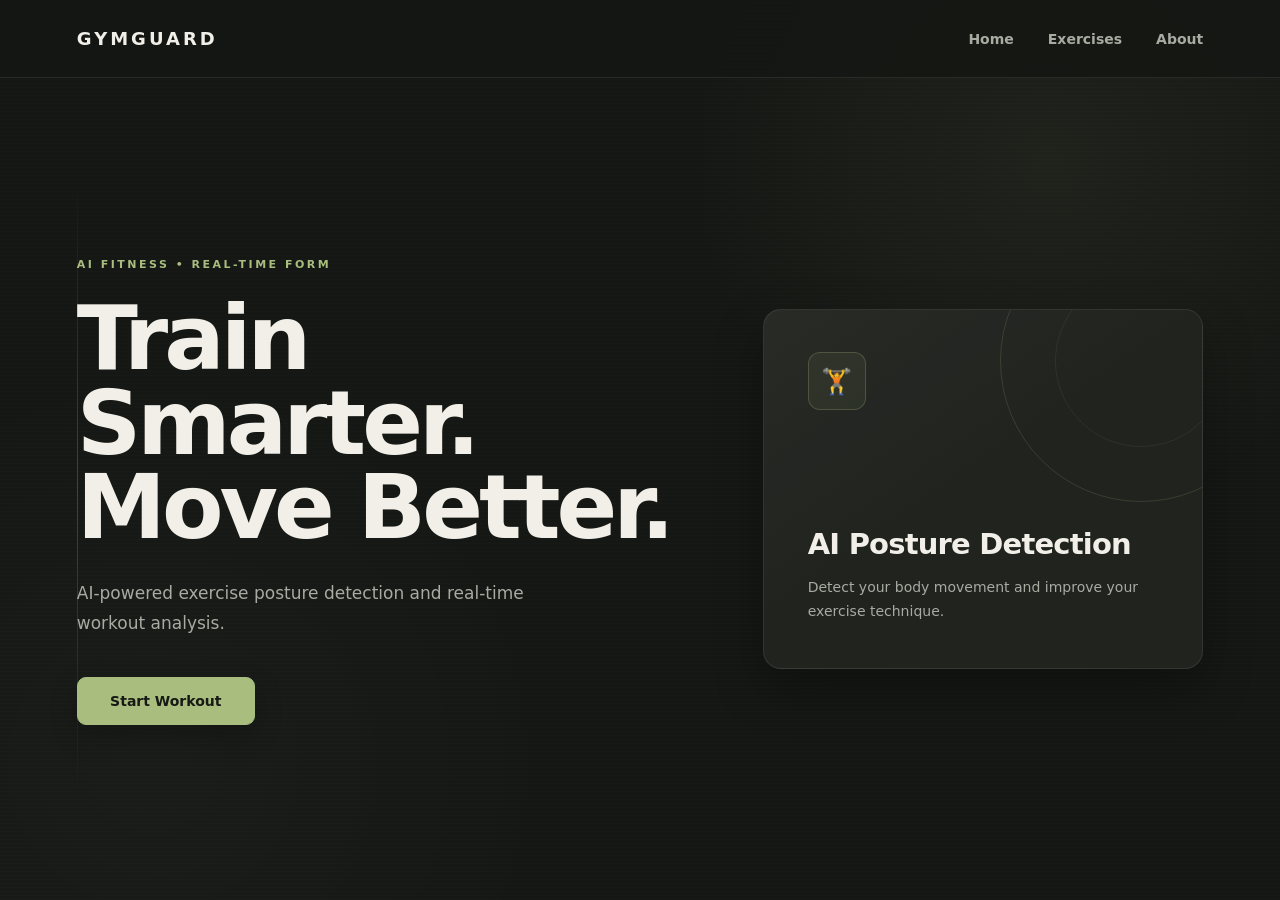
<file: frontend/index.html>
<!DOCTYPE html>
<html lang="en">

<head>
    <meta charset="UTF-8">
    <meta name="viewport" content="width=device-width, initial-scale=1.0">

    <title>GymGuard - AI Fitness</title>

    <link rel="stylesheet" href="css/home.css">
    <link rel="stylesheet" href="css/auth.css">
</head>

<body>

    <header>
        <div class="logo">GYMGUARD</div>

        <nav>
            <a href="#">Home</a>
            <a href="exercises.html">Exercises</a>
            <a href="#">About</a>
        </nav>
    </header>

    <main class="hero">

        <div class="hero-text">

            <h1>
                Train Smarter.<br>
                Move Better.
            </h1>

            <p>
                AI-powered exercise posture detection
                and real-time workout analysis.
            </p>

            <button onclick="openExercises()">
                Start Workout
            </button>

        </div>

        <div class="hero-card">

            <div class="card-icon">
                🏋️
            </div>

            <h2>AI Posture Detection</h2>

            <p>
                Detect your body movement and
                improve your exercise technique.
            </p>

        </div>

    </main>

    <script>

        function openExercises() {

            window.location.href = "exercises.html";

        }

    </script>

</body>

</html>
</file>
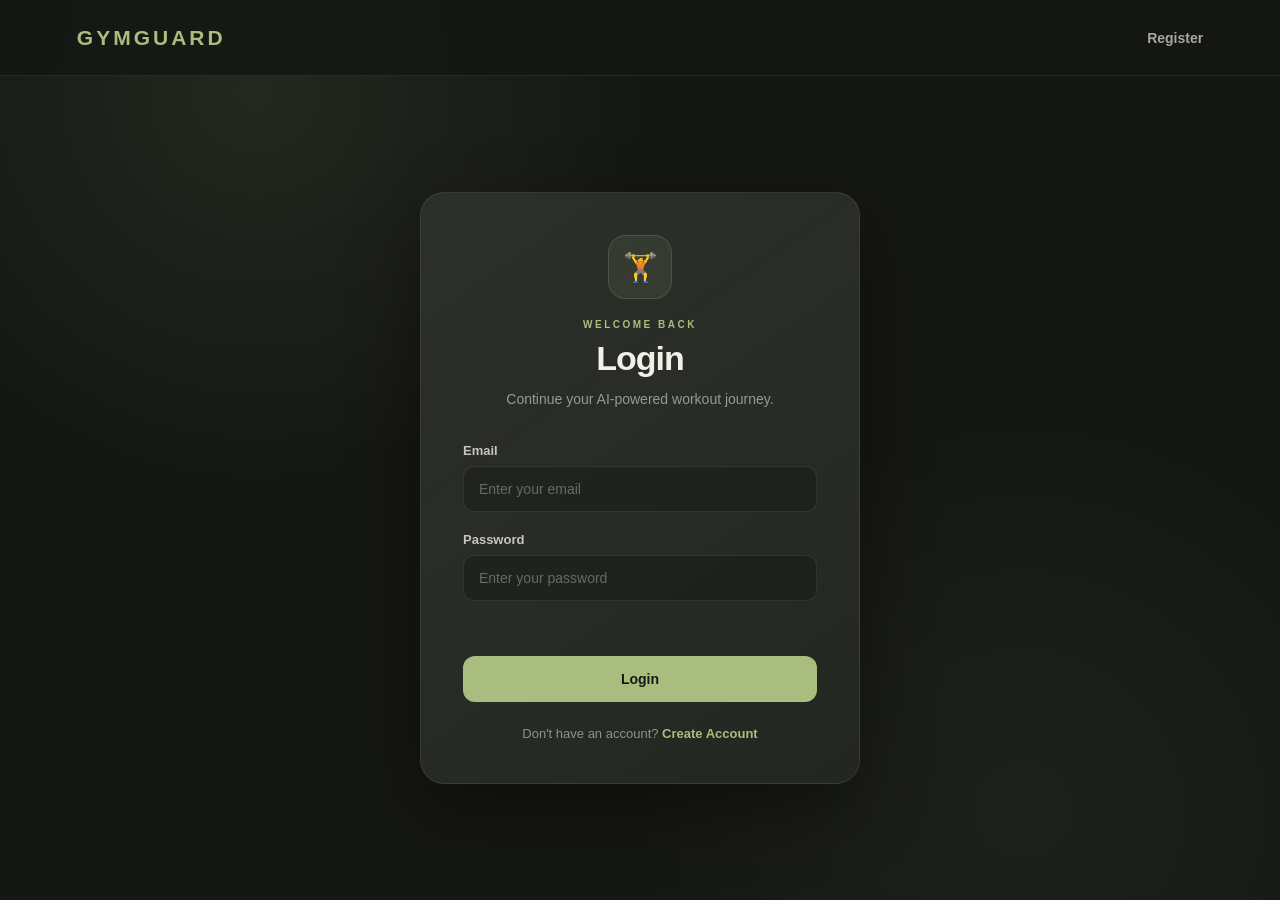
<file: frontend/login.html>
<!DOCTYPE html>
<html lang="en">

<head>

    <meta charset="UTF-8">

    <meta
        name="viewport"
        content="width=device-width, initial-scale=1.0">

    <title>GymGuard - Login</title>

    <link
        rel="stylesheet"
        href="css/login.css">
        <link rel="stylesheet" href="css/auth.css">

</head>

<body>

<header>

    <div class="logo">
        GYMGUARD
    </div>

    <nav>


        <a href="register.html">
            Register
        </a>

    </nav>

</header>


<main class="auth-page">

    <div class="auth-card">

        <div class="auth-brand">

            <div class="brand-icon">
                🏋️
            </div>

            <p class="small-heading">
                WELCOME BACK
            </p>

            <h1>
                Login
            </h1>

            <p>
                Continue your AI-powered workout journey.
            </p>

        </div>


        <form id="loginForm">

            <div class="input-group">

                <label for="email">
                    Email
                </label>

                <input
                    type="email"
                    id="email"
                    placeholder="Enter your email"
                    autocomplete="email"
                    required>

            </div>


            <div class="input-group">

                <label for="password">
                    Password
                </label>

                <input
                    type="password"
                    id="password"
                    placeholder="Enter your password"
                    autocomplete="current-password"
                    required>

            </div>


            <div
                id="loginMessage"
                class="auth-message">
            </div>


            <button
                type="submit"
                class="auth-button">

                Login

            </button>

        </form>


        <p class="auth-switch">

            Don't have an account?

            <a href="register.html">
                Create Account
            </a>

        </p>

    </div>

</main>


<script src="js/login.js"></script>

</body>

</html>
</file>
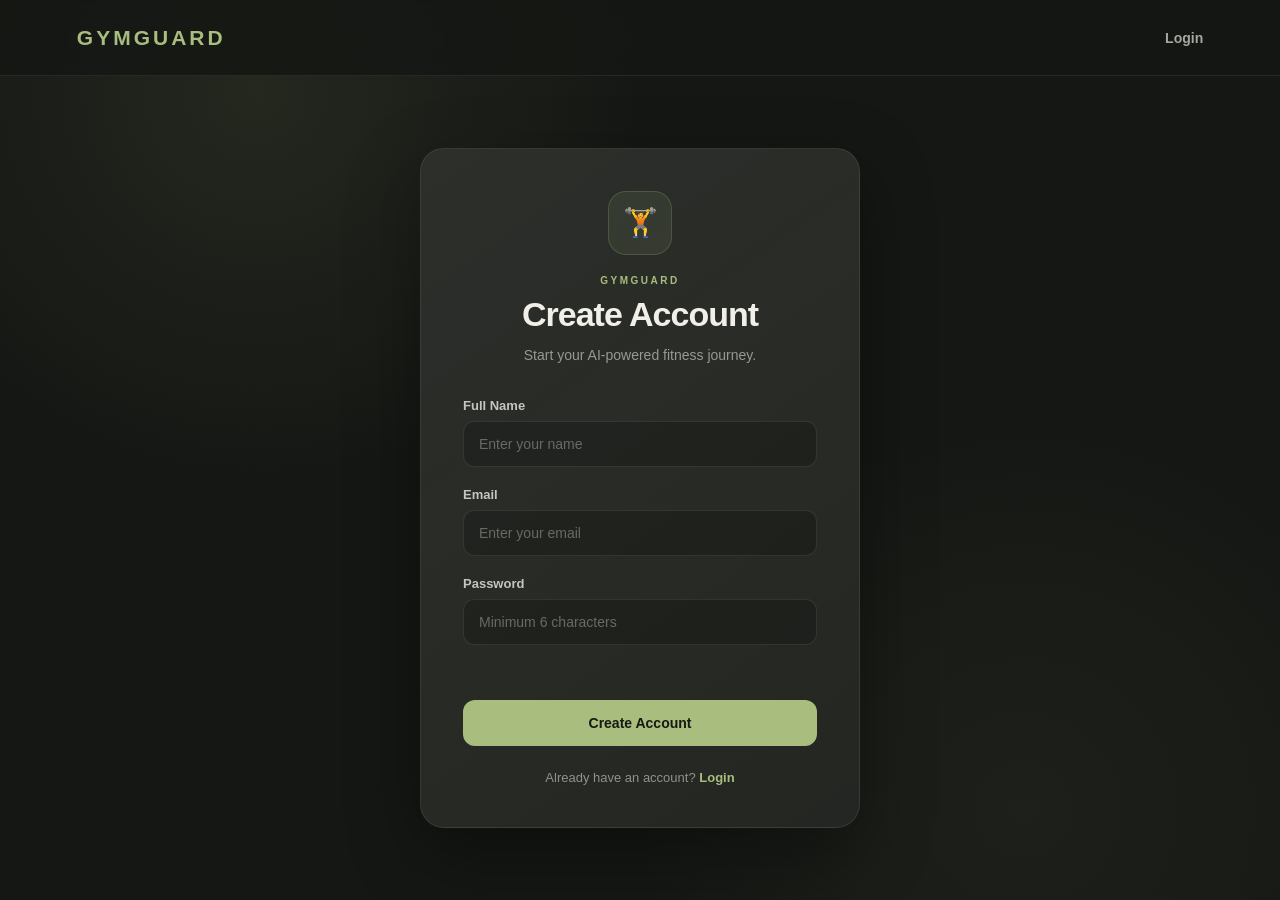
<file: frontend/register.html>
<!DOCTYPE html>
<html lang="en">

<head>

    <meta charset="UTF-8">

    <meta
        name="viewport"
        content="width=device-width, initial-scale=1.0">

    <title>GymGuard - Register</title>

    <link
        rel="stylesheet"
        href="css/register.css">
        <link rel="stylesheet" href="css/auth.css">

</head>

<body>

<header>

    <div class="logo">
        GYMGUARD
    </div>

    <nav>


        <a href="login.html">
            Login
        </a>

    </nav>

</header>


<main class="auth-page">

    <div class="auth-card">

        <div class="auth-brand">

            <div class="brand-icon">
                🏋️
            </div>

            <p class="small-heading">
                GYMGUARD
            </p>

            <h1>
                Create Account
            </h1>

            <p>
                Start your AI-powered fitness journey.
            </p>

        </div>


        <form id="registerForm">

            <div class="input-group">

                <label for="name">
                    Full Name
                </label>

                <input
                    type="text"
                    id="name"
                    placeholder="Enter your name"
                    autocomplete="name"
                    required>

            </div>


            <div class="input-group">

                <label for="email">
                    Email
                </label>

                <input
                    type="email"
                    id="email"
                    placeholder="Enter your email"
                    autocomplete="email"
                    required>

            </div>


            <div class="input-group">

                <label for="password">
                    Password
                </label>

                <input
                    type="password"
                    id="password"
                    placeholder="Minimum 6 characters"
                    autocomplete="new-password"
                    required>

            </div>


            <div
                id="registerMessage"
                class="auth-message">
            </div>


            <button
                type="submit"
                class="auth-button">

                Create Account

            </button>

        </form>


        <p class="auth-switch">

            Already have an account?

            <a href="login.html">
                Login
            </a>

        </p>

    </div>

</main>


<script src="js/register.js"></script>

</body>

</html>
</file>
<file: frontend/css/home.css>
/* =========================================================
   GYMGUARD — HOME PAGE
   UI DESIGN ONLY
   No JavaScript / functionality changes
   ========================================================= */

:root {
    --bg: #151714;
    --surface: #20231e;
    --text: #f1efe8;
    --muted: #a9aaa2;
    --accent: #a8bd7e;
    --border: rgba(241, 239, 232, 0.09);
    --shadow: 0 20px 50px rgba(0, 0, 0, 0.28);
}


/* =========================================================
   RESET
   ========================================================= */

* {
    box-sizing: border-box;
    margin: 0;
    padding: 0;
}


html {
    scroll-behavior: smooth;
}


body {
    min-height: 100vh;

    color: var(--text);

    background:
        radial-gradient(
            circle at 82% 18%,
            rgba(168, 189, 126, 0.07),
            transparent 28%
        ),
        radial-gradient(
            circle at 12% 85%,
            rgba(255, 255, 255, 0.025),
            transparent 30%
        ),
        repeating-linear-gradient(
            0deg,
            rgba(255, 255, 255, 0.008) 0,
            rgba(255, 255, 255, 0.008) 1px,
            transparent 1px,
            transparent 4px
        ),
        var(--bg);

    font-family:
        Inter,
        ui-sans-serif,
        system-ui,
        -apple-system,
        BlinkMacSystemFont,
        "Segoe UI",
        sans-serif;

    overflow-x: hidden;
}


/* =========================================================
   HEADER
   ========================================================= */

header {
    width: 100%;
    min-height: 78px;

    padding: 0 6%;

    display: flex;
    align-items: center;
    justify-content: space-between;

    border-bottom: 1px solid var(--border);

    background: rgba(21, 23, 20, 0.94);
}


/* =========================================================
   LOGO
   ========================================================= */

.logo {
    color: var(--text);

    font-size: 18px;
    font-weight: 800;

    letter-spacing: 3px;
}


/* =========================================================
   NAVIGATION
   ========================================================= */

nav {
    display: flex;
    align-items: center;

    gap: 34px;
}


nav a {
    position: relative;

    color: var(--muted);

    text-decoration: none;

    font-size: 14px;
    font-weight: 600;

    transition: color 0.25s ease;
}


nav a::after {
    content: "";

    position: absolute;

    left: 0;
    bottom: -8px;

    width: 0;
    height: 2px;

    background: var(--accent);

    transition: width 0.25s ease;
}


nav a:hover {
    color: var(--text);
}


nav a:hover::after {
    width: 100%;
}


/* =========================================================
   HERO
   ========================================================= */

.hero {
    position: relative;

    width: min(1180px, 88%);

    min-height: calc(100vh - 78px);

    margin: 0 auto;

    display: grid;

    grid-template-columns: 1.15fr 0.85fr;

    align-items: center;

    gap: 90px;

    padding: 70px 0;
}


/* Subtle vertical design line */

.hero::before {
    content: "";

    position: absolute;

    left: 0;
    top: 13%;

    width: 1px;
    height: 74%;

    background:
        linear-gradient(
            to bottom,
            transparent,
            rgba(168, 189, 126, 0.28),
            transparent
        );
}


/* =========================================================
   HERO TEXT
   ========================================================= */

.hero-text {
    position: relative;

    z-index: 2;

    animation:
        heroTextIn 0.7s ease both;
}


/* Small heading */

.hero-text::before {
    content: "AI FITNESS • REAL-TIME FORM";

    display: inline-block;

    margin-bottom: 25px;

    color: var(--accent);

    font-size: 11px;
    font-weight: 800;

    letter-spacing: 2.5px;
}


/* Main heading */

.hero-text h1 {
    max-width: 700px;

    color: var(--text);

    font-size: clamp(54px, 7vw, 92px);

    line-height: 0.94;

    font-weight: 800;

    letter-spacing: -4px;
}


/* Description */

.hero-text p {
    max-width: 520px;

    margin-top: 30px;

    color: var(--muted);

    font-size: 17px;

    line-height: 1.75;
}


/* =========================================================
   START WORKOUT BUTTON
   ========================================================= */

.hero-text button {
    margin-top: 38px;

    min-width: 178px;

    padding: 15px 24px;

    border: 1px solid var(--accent);

    border-radius: 9px;

    background: var(--accent);

    color: #171914;

    font: inherit;

    font-size: 14px;

    font-weight: 800;

    cursor: pointer;

    box-shadow:
        0 10px 28px rgba(0, 0, 0, 0.22);

    transition:
        transform 0.25s ease,
        background 0.25s ease,
        box-shadow 0.25s ease;
}


.hero-text button:hover {
    background: #b8cb91;

    transform: translateY(-3px);

    box-shadow:
        0 15px 32px rgba(0, 0, 0, 0.3);
}


.hero-text button:active {
    transform: translateY(0);
}


/* =========================================================
   AI POSTURE CARD
   ========================================================= */

.hero-card {
    position: relative;

    min-height: 360px;

    padding: 44px;

    display: flex;

    flex-direction: column;

    justify-content: flex-end;

    overflow: hidden;

    border: 1px solid var(--border);

    border-radius: 18px;

    background:
        linear-gradient(
            145deg,
            rgba(255, 255, 255, 0.035),
            transparent 48%
        ),
        var(--surface);

    box-shadow: var(--shadow);

    animation:
        cardIn 0.8s 0.12s ease both;
}


/* Large circle decoration */

.hero-card::before {
    content: "";

    position: absolute;

    width: 280px;
    height: 280px;

    top: -90px;
    right: -80px;

    border:
        1px solid rgba(168, 189, 126, 0.18);

    border-radius: 50%;
}


/* Small circle decoration */

.hero-card::after {
    content: "";

    position: absolute;

    width: 170px;
    height: 170px;

    top: -35px;
    right: -25px;

    border:
        1px solid rgba(168, 189, 126, 0.1);

    border-radius: 50%;
}


/* =========================================================
   CARD ICON
   ========================================================= */

.card-icon {
    position: absolute;

    top: 42px;
    left: 44px;

    width: 58px;
    height: 58px;

    display: grid;

    place-items: center;

    border:
        1px solid rgba(168, 189, 126, 0.25);

    border-radius: 12px;

    background:
        rgba(168, 189, 126, 0.08);

    font-size: 25px;
}


/* =========================================================
   CARD TITLE
   ========================================================= */

.hero-card h2 {
    position: relative;

    z-index: 2;

    max-width: 350px;

    font-size: 29px;

    line-height: 1.15;

    font-weight: 750;

    letter-spacing: -0.8px;
}


/* =========================================================
   CARD DESCRIPTION
   ========================================================= */

.hero-card p {
    position: relative;

    z-index: 2;

    max-width: 390px;

    margin-top: 15px;

    color: var(--muted);

    font-size: 14px;

    line-height: 1.7;
}


/* =========================================================
   ANIMATIONS
   ========================================================= */

@keyframes heroTextIn {

    from {
        opacity: 0;

        transform:
            translateY(20px);
    }

    to {
        opacity: 1;

        transform:
            translateY(0);
    }
}


@keyframes cardIn {

    from {
        opacity: 0;

        transform:
            translateY(24px);
    }

    to {
        opacity: 1;

        transform:
            translateY(0);
    }
}


/* =========================================================
   TABLET
   ========================================================= */

@media (max-width: 900px) {

    .hero {
        width: 88%;

        grid-template-columns: 1fr;

        gap: 55px;

        padding: 80px 0;
    }


    .hero-text h1 {
        font-size:
            clamp(52px, 10vw, 76px);
    }


    .hero-card {
        min-height: 300px;
    }
}


/* =========================================================
   MOBILE
   ========================================================= */

@media (max-width: 600px) {

    header {
        min-height: 70px;

        padding: 0 5%;
    }


    .logo {
        font-size: 16px;

        letter-spacing: 2.5px;
    }


    nav {
        gap: 18px;
    }


    nav a {
        font-size: 12px;
    }


    .hero {
        width: 90%;

        min-height:
            calc(100vh - 70px);

        padding: 55px 0;

        gap: 45px;
    }


    .hero::before {
        display: none;
    }


    .hero-text::before {
        margin-bottom: 20px;

        font-size: 9px;

        letter-spacing: 2px;
    }


    .hero-text h1 {
        font-size:
            clamp(45px, 14vw, 64px);

        line-height: 0.96;

        letter-spacing: -2.5px;
    }


    .hero-text p {
        margin-top: 23px;

        font-size: 15px;

        line-height: 1.65;
    }


    .hero-text button {
        width: 100%;

        margin-top: 30px;
    }


    .hero-card {
        min-height: 270px;

        padding: 30px;

        border-radius: 14px;
    }


    .card-icon {
        top: 28px;

        left: 30px;
    }


    .hero-card h2 {
        font-size: 25px;
    }


    .hero-card p {
        font-size: 13px;
    }
}
</file>
<file: frontend/css/auth.css>
/* =========================================================
   GYMGUARD AUTH CONTROLS
   ========================================================= */

.gymguard-user-controls {
    display: flex;

    align-items: center;

    gap: 12px;

    margin-left: 8px;
}


.gymguard-user-name {
    color: #a8bd7e;

    font-size: 13px;

    font-weight: 700;

    white-space: nowrap;
}


.gymguard-logout {
    border: 1px solid
        rgba(168, 189, 126, 0.35);

    background:
        rgba(168, 189, 126, 0.08);

    color: #a8bd7e;

    padding: 8px 13px;

    border-radius: 9px;

    font-size: 12px;

    font-weight: 700;

    cursor: pointer;

    transition:
        0.25s ease;
}


.gymguard-logout:hover {
    background: #a8bd7e;

    color: #171914;

    transform:
        translateY(-1px);
}


@media (max-width: 700px) {

    .gymguard-user-name {
        display: none;
    }

    .gymguard-user-controls {
        margin-left: 0;
    }

}
</file>
<file: frontend/css/login.css>
* {
    box-sizing: border-box;
    margin: 0;
    padding: 0;
}

body {
    min-height: 100vh;

    font-family:
        Arial,
        Helvetica,
        sans-serif;

    color: #f1efe8;

    background:
        radial-gradient(
            circle at 20% 10%,
            rgba(168, 189, 126, 0.10),
            transparent 30%
        ),
        radial-gradient(
            circle at 80% 90%,
            rgba(168, 189, 126, 0.06),
            transparent 30%
        ),
        #151714;
}


/* =========================================================
   HEADER
   ========================================================= */

header {
    height: 76px;

    padding: 0 6%;

    display: flex;

    align-items: center;

    justify-content: space-between;

    border-bottom:
        1px solid rgba(255,255,255,0.07);

    background:
        rgba(21,23,20,0.88);

    backdrop-filter: blur(14px);
}

.logo {
    color: #a8bd7e;

    font-size: 21px;

    font-weight: 800;

    letter-spacing: 3px;
}

nav {
    display: flex;

    gap: 30px;
}

nav a {
    color: #a5a89f;

    text-decoration: none;

    font-size: 14px;

    font-weight: 600;

    transition: 0.25s ease;
}

nav a:hover {
    color: #f1efe8;
}


/* =========================================================
   AUTH PAGE
   ========================================================= */

.auth-page {
    min-height:
        calc(100vh - 76px);

    display: flex;

    justify-content: center;

    align-items: center;

    padding: 50px 20px;
}


/* =========================================================
   CARD
   ========================================================= */

.auth-card {
    width: 100%;

    max-width: 440px;

    padding: 42px;

    background:
        linear-gradient(
            145deg,
            rgba(255,255,255,0.055),
            rgba(255,255,255,0.015)
        ),
        #20231e;

    border:
        1px solid rgba(255,255,255,0.08);

    border-radius: 24px;

    box-shadow:
        0 25px 70px
        rgba(0,0,0,0.35);
}


/* =========================================================
   BRAND
   ========================================================= */

.auth-brand {
    text-align: center;

    margin-bottom: 32px;
}

.brand-icon {
    width: 64px;
    height: 64px;

    margin:
        0 auto 20px;

    display: flex;

    align-items: center;

    justify-content: center;

    border-radius: 18px;

    background:
        rgba(168,189,126,0.10);

    border:
        1px solid
        rgba(168,189,126,0.20);

    font-size: 28px;
}

.small-heading {
    color: #a8bd7e;

    font-size: 10px;

    font-weight: 800;

    letter-spacing: 2.5px;

    margin-bottom: 9px;
}

.auth-brand h1 {
    font-size: 34px;

    margin-bottom: 10px;

    letter-spacing: -1px;
}

.auth-brand p:last-child {
    color: #969a92;

    font-size: 14px;

    line-height: 1.6;
}


/* =========================================================
   INPUT
   ========================================================= */

.input-group {
    margin-bottom: 20px;
}

.input-group label {
    display: block;

    color: #c4c7be;

    font-size: 13px;

    font-weight: 700;

    margin-bottom: 8px;
}

.input-group input {
    width: 100%;

    padding: 14px 15px;

    border-radius: 11px;

    border:
        1px solid
        rgba(255,255,255,0.09);

    background:
        rgba(0,0,0,0.20);

    color: #f1efe8;

    font-size: 14px;

    outline: none;

    transition:
        border-color 0.25s ease,
        box-shadow 0.25s ease,
        background 0.25s ease;
}

.input-group input::placeholder {
    color: #666b64;
}

.input-group input:focus {
    border-color:
        rgba(168,189,126,0.65);

    background:
        rgba(168,189,126,0.04);

    box-shadow:
        0 0 0 3px
        rgba(168,189,126,0.08);
}


/* =========================================================
   MESSAGE
   ========================================================= */

.auth-message {
    min-height: 20px;

    margin:
        4px 0 15px;

    text-align: center;

    font-size: 13px;
}

.auth-message.error {
    color: #e99a8d;
}

.auth-message.success {
    color: #a8bd7e;
}


/* =========================================================
   BUTTON
   ========================================================= */

.auth-button {
    width: 100%;

    padding: 15px;

    border: none;

    border-radius: 12px;

    background: #a8bd7e;

    color: #171914;

    font-size: 14px;

    font-weight: 800;

    cursor: pointer;

    transition:
        transform 0.25s ease,
        box-shadow 0.25s ease,
        filter 0.25s ease;
}

.auth-button:hover {
    transform:
        translateY(-2px);

    filter:
        brightness(1.06);

    box-shadow:
        0 12px 28px
        rgba(168,189,126,0.18);
}

.auth-button:active {
    transform:
        translateY(0);
}


/* =========================================================
   SWITCH
   ========================================================= */

.auth-switch {
    text-align: center;

    color: #8f938b;

    font-size: 13px;

    margin-top: 24px;
}

.auth-switch a {
    color: #a8bd7e;

    text-decoration: none;

    font-weight: 700;
}

.auth-switch a:hover {
    text-decoration: underline;
}


/* =========================================================
   MOBILE
   ========================================================= */

@media (max-width: 600px) {

    header {
        padding: 18px 5%;

        height: auto;
    }

    .auth-page {
        padding: 30px 16px;
    }

    .auth-card {
        padding: 30px 24px;
    }

}
</file>
<file: frontend/css/register.css>
* {
    box-sizing: border-box;
    margin: 0;
    padding: 0;
}

body {
    min-height: 100vh;

    font-family:
        Arial,
        Helvetica,
        sans-serif;

    color: #f1efe8;

    background:
        radial-gradient(
            circle at 20% 10%,
            rgba(168, 189, 126, 0.10),
            transparent 30%
        ),
        radial-gradient(
            circle at 80% 90%,
            rgba(168, 189, 126, 0.06),
            transparent 30%
        ),
        #151714;
}


/* =========================================================
   HEADER
   ========================================================= */

header {
    height: 76px;

    padding: 0 6%;

    display: flex;

    align-items: center;

    justify-content: space-between;

    border-bottom:
        1px solid rgba(255,255,255,0.07);

    background:
        rgba(21,23,20,0.88);

    backdrop-filter: blur(14px);
}

.logo {
    color: #a8bd7e;

    font-size: 21px;

    font-weight: 800;

    letter-spacing: 3px;
}

nav {
    display: flex;

    gap: 30px;
}

nav a {
    color: #a5a89f;

    text-decoration: none;

    font-size: 14px;

    font-weight: 600;

    transition: 0.25s ease;
}

nav a:hover {
    color: #f1efe8;
}


/* =========================================================
   AUTH PAGE
   ========================================================= */

.auth-page {
    min-height:
        calc(100vh - 76px);

    display: flex;

    justify-content: center;

    align-items: center;

    padding: 50px 20px;
}


/* =========================================================
   CARD
   ========================================================= */

.auth-card {
    width: 100%;

    max-width: 440px;

    padding: 42px;

    background:
        linear-gradient(
            145deg,
            rgba(255,255,255,0.055),
            rgba(255,255,255,0.015)
        ),
        #20231e;

    border:
        1px solid rgba(255,255,255,0.08);

    border-radius: 24px;

    box-shadow:
        0 25px 70px
        rgba(0,0,0,0.35);
}


/* =========================================================
   BRAND
   ========================================================= */

.auth-brand {
    text-align: center;

    margin-bottom: 32px;
}

.brand-icon {
    width: 64px;
    height: 64px;

    margin:
        0 auto 20px;

    display: flex;

    align-items: center;

    justify-content: center;

    border-radius: 18px;

    background:
        rgba(168,189,126,0.10);

    border:
        1px solid
        rgba(168,189,126,0.20);

    font-size: 28px;
}

.small-heading {
    color: #a8bd7e;

    font-size: 10px;

    font-weight: 800;

    letter-spacing: 2.5px;

    margin-bottom: 9px;
}

.auth-brand h1 {
    font-size: 34px;

    margin-bottom: 10px;

    letter-spacing: -1px;
}

.auth-brand p:last-child {
    color: #969a92;

    font-size: 14px;

    line-height: 1.6;
}


/* =========================================================
   INPUT
   ========================================================= */

.input-group {
    margin-bottom: 20px;
}

.input-group label {
    display: block;

    color: #c4c7be;

    font-size: 13px;

    font-weight: 700;

    margin-bottom: 8px;
}

.input-group input {
    width: 100%;

    padding: 14px 15px;

    border-radius: 11px;

    border:
        1px solid
        rgba(255,255,255,0.09);

    background:
        rgba(0,0,0,0.20);

    color: #f1efe8;

    font-size: 14px;

    outline: none;

    transition:
        border-color 0.25s ease,
        box-shadow 0.25s ease,
        background 0.25s ease;
}

.input-group input::placeholder {
    color: #666b64;
}

.input-group input:focus {
    border-color:
        rgba(168,189,126,0.65);

    background:
        rgba(168,189,126,0.04);

    box-shadow:
        0 0 0 3px
        rgba(168,189,126,0.08);
}


/* =========================================================
   MESSAGE
   ========================================================= */

.auth-message {
    min-height: 20px;

    margin:
        4px 0 15px;

    text-align: center;

    font-size: 13px;
}

.auth-message.error {
    color: #e99a8d;
}

.auth-message.success {
    color: #a8bd7e;
}


/* =========================================================
   BUTTON
   ========================================================= */

.auth-button {
    width: 100%;

    padding: 15px;

    border: none;

    border-radius: 12px;

    background: #a8bd7e;

    color: #171914;

    font-size: 14px;

    font-weight: 800;

    cursor: pointer;

    transition:
        transform 0.25s ease,
        box-shadow 0.25s ease,
        filter 0.25s ease;
}

.auth-button:hover {
    transform:
        translateY(-2px);

    filter:
        brightness(1.06);

    box-shadow:
        0 12px 28px
        rgba(168,189,126,0.18);
}

.auth-button:active {
    transform:
        translateY(0);
}


/* =========================================================
   SWITCH
   ========================================================= */

.auth-switch {
    text-align: center;

    color: #8f938b;

    font-size: 13px;

    margin-top: 24px;
}

.auth-switch a {
    color: #a8bd7e;

    text-decoration: none;

    font-weight: 700;
}

.auth-switch a:hover {
    text-decoration: underline;
}


/* =========================================================
   MOBILE
   ========================================================= */

@media (max-width: 600px) {

    header {
        padding: 18px 5%;

        height: auto;
    }

    .auth-page {
        padding: 30px 16px;
    }

    .auth-card {
        padding: 30px 24px;
    }

}
</file>
